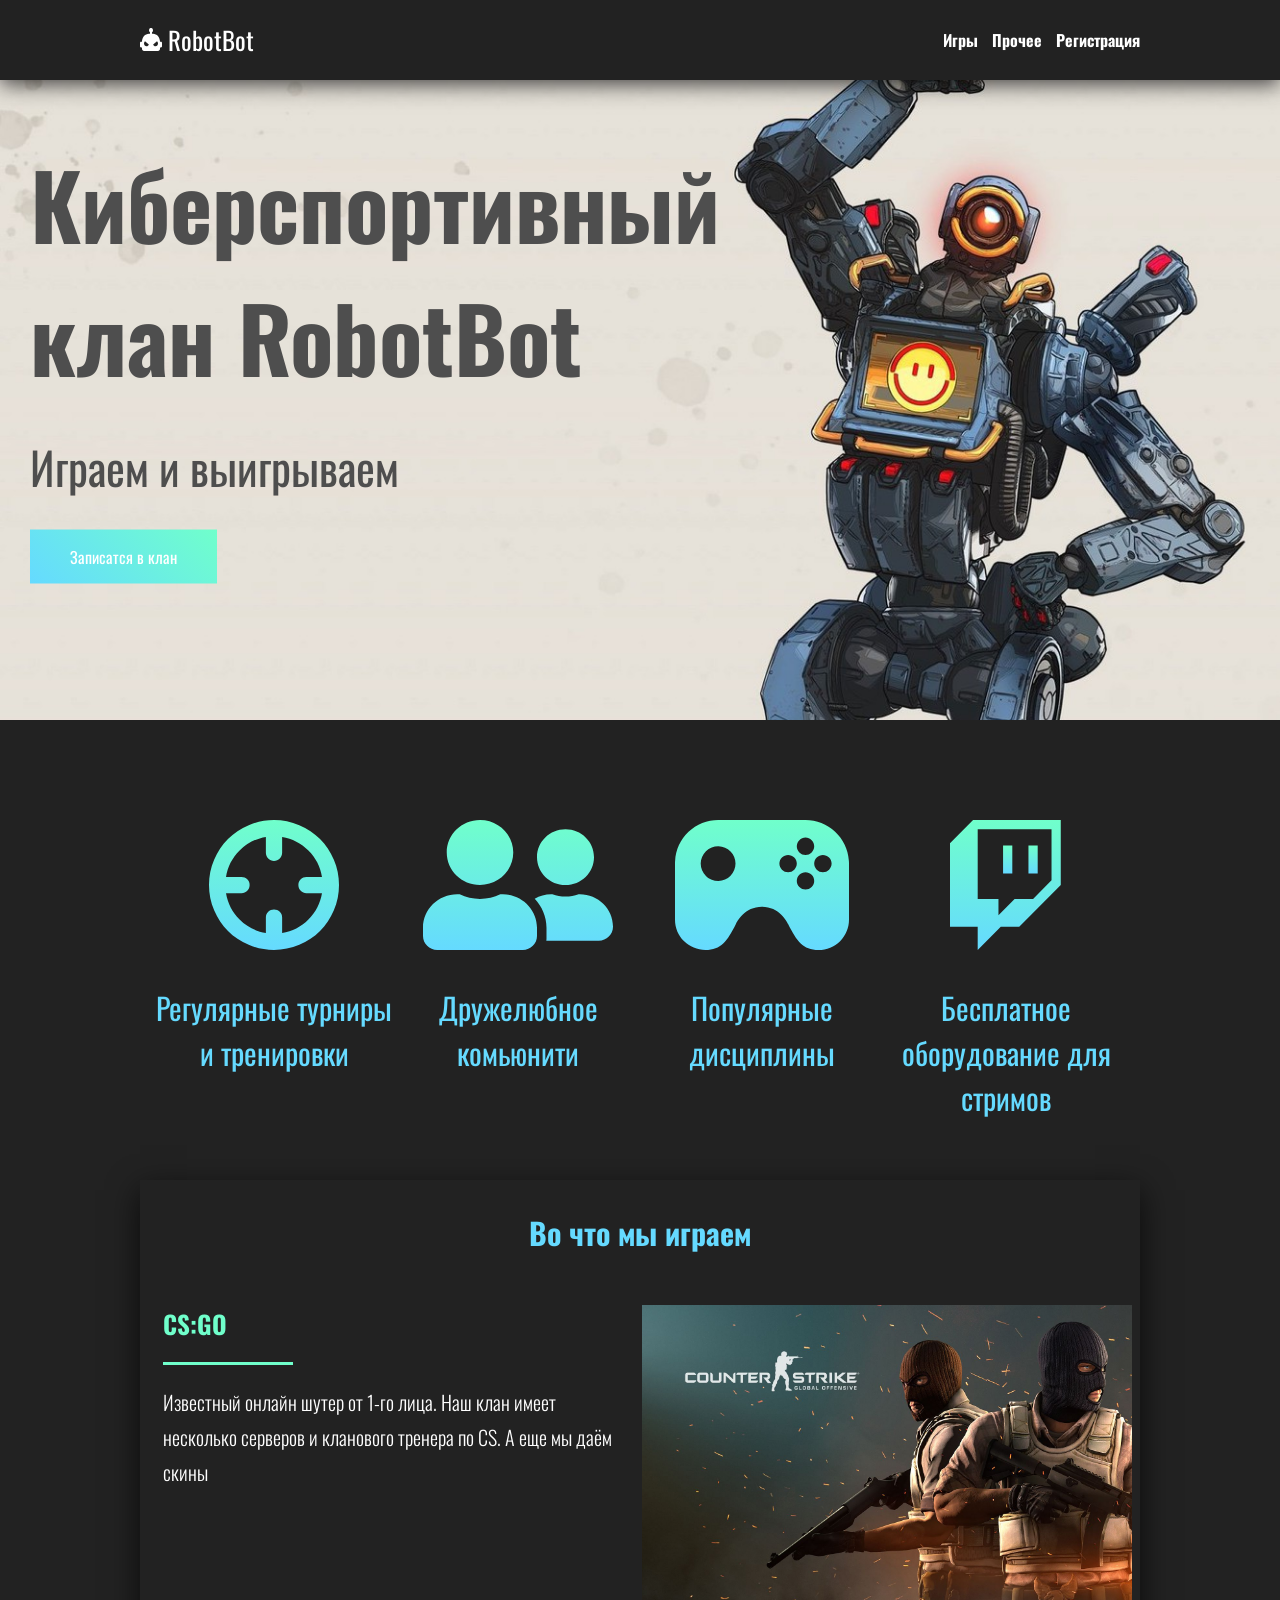
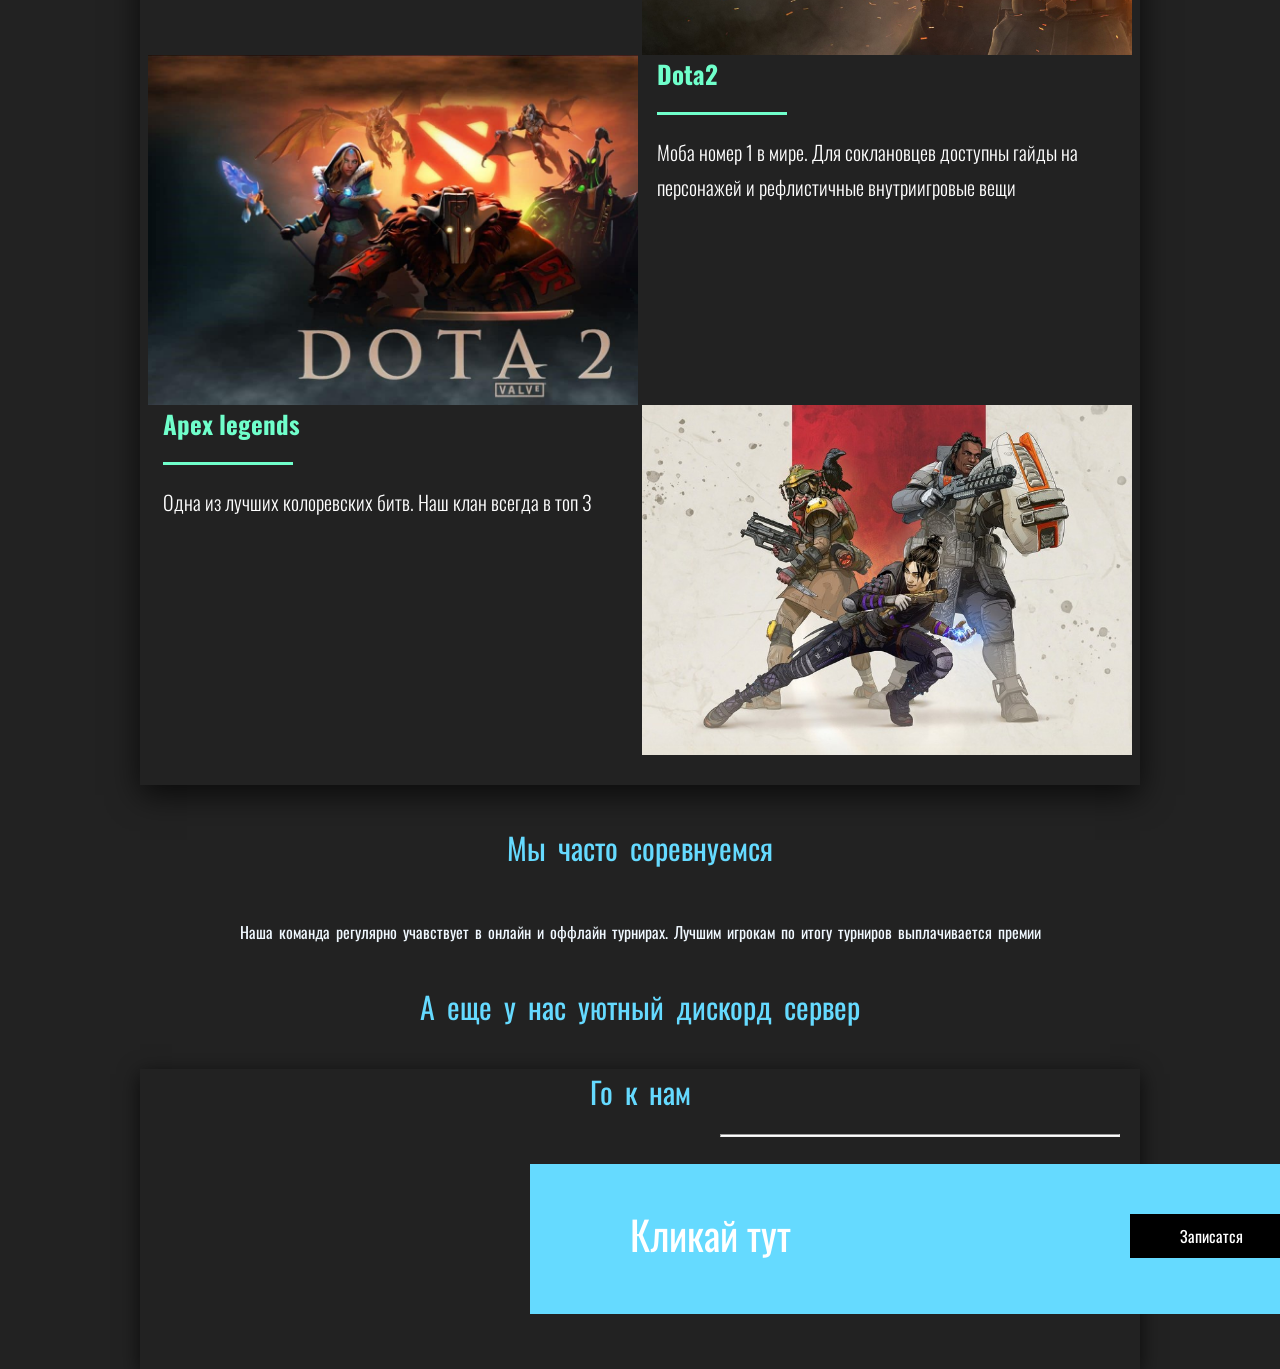
<file: index.html>
<!DOCTYPE html>
<html lang="en">

<head>
    <meta charset="UTF-8">
    <meta name="viewport" content="width=device-width, initial-scale=1.0">
    <link href="landing.css" rel="stylesheet">
    <title>Document</title>
</head>

<body>
    <header>
        <div class="container">
            <a class="logo" href="#">
                <img alt="RobotBot" src="img/icons/site_logo.svg">
                RobotBot
            </a>
            <nav>
                <a class="nav-item" href="#">Игры</a>
                <a class="nav-item" href="#">Прочее</a>
                <a class="nav-item" href="#">Регистрация</a>
            </nav>
        </div>
    </header>

    <main>
        <section class="site-header">
            <div class="header-content">
                <h1 class="header-title">Киберспортивный <br> клан RobotBot</h1>
                <p class="header-text">Играем и выигрываем</p>
                <a href="#" class="header-btn">Записатся в клан</a>
            </div>
        </section>
        <section class="about">
            <div class="container">
                <div class="about-card">
                    <img src="img/icons/scope.svg" alt="" class="about-card-img">
                    <p class="about-card-title">Регулярные турниры и тренировки</p>
                </div>
                <div class="about-card">
                    <img src="img/icons/friendly.svg" alt="" class="about-card-img">
                    <p class="about-card-title">Дружелюбное комьюнити</p>
                </div>
                <div class="about-card">
                    <img src="img/icons/joystic.svg" alt="" class="about-card-img">
                    <p class="about-card-title">Популярные дисциплины</p>
                </div>
                <div class="about-card">
                    <img src="img/icons/twitch.svg" alt="" class="about-card-img">
                    <p class="about-card-title">Бесплатное оборудование для стримов</p>
                </div>
            </div>
        </section>
        <section class="games">
            <div class="container games-container">
                <h2 class="section-title">Во что мы играем</h2>

                <div class="games-card">
                    <div class="games-card-content">
                        <h3 class="game-title">CS:GO</h3>
                        <hr class="game-divider">
                        <p class="section-text">Известный онлайн шутер от 1-го лица. Наш клан имеет несколько серверов и кланового тренера по CS. А еще мы даём скины</p>
                    </div>
                    <div class="games-card-img img1"></div>
                </div>

                <div class="games-card">
                     <div class="games-card-img img2"></div>
                    <div class="games-card-content">
                        <h3 class="game-title">Dota2</h3>
                        <hr class="game-divider">
                        <p class="section-text">Моба номер 1 в мире. Для соклановцев доступны гайды на персонажей и рефлистичные внутриигровые вещи</p>
                    </div>
                </div>

                <div class="games-card">
                    <div class="games-card-content">
                        <h3 class="game-title">Apex legends</h3>
                        <hr class="game-divider">
                        <p class="section-text">Одна из лучших колоревских битв. Наш клан всегда в топ 3</p>
                    </div>
                    <div class="games-card-img img3"></div>
                </div>

            </div>

            <h2 class="ggsel">Мы часто соревнуемся</h2>
            <p class="fanta">Наша команда регулярно учавствует в онлайн и оффлайн турнирах. Лучшим игрокам по итогу турниров выплачивается премии</p>
            <h2 class="ggsel">А еще у нас уютный дискорд сервер</h2>
        </section>
        <div class="container ggcraft">
            <h2 class="ggsel">Го к нам</h2>
            <hr class="hrg">
            <div class="vc">
                <h3 class="ggg">Кликай тут</h3>
                <a href="form.html" class="sss">Записатся</a>
            </div>
        </div>
            
        
    </main>
</body>
</html>
</file>
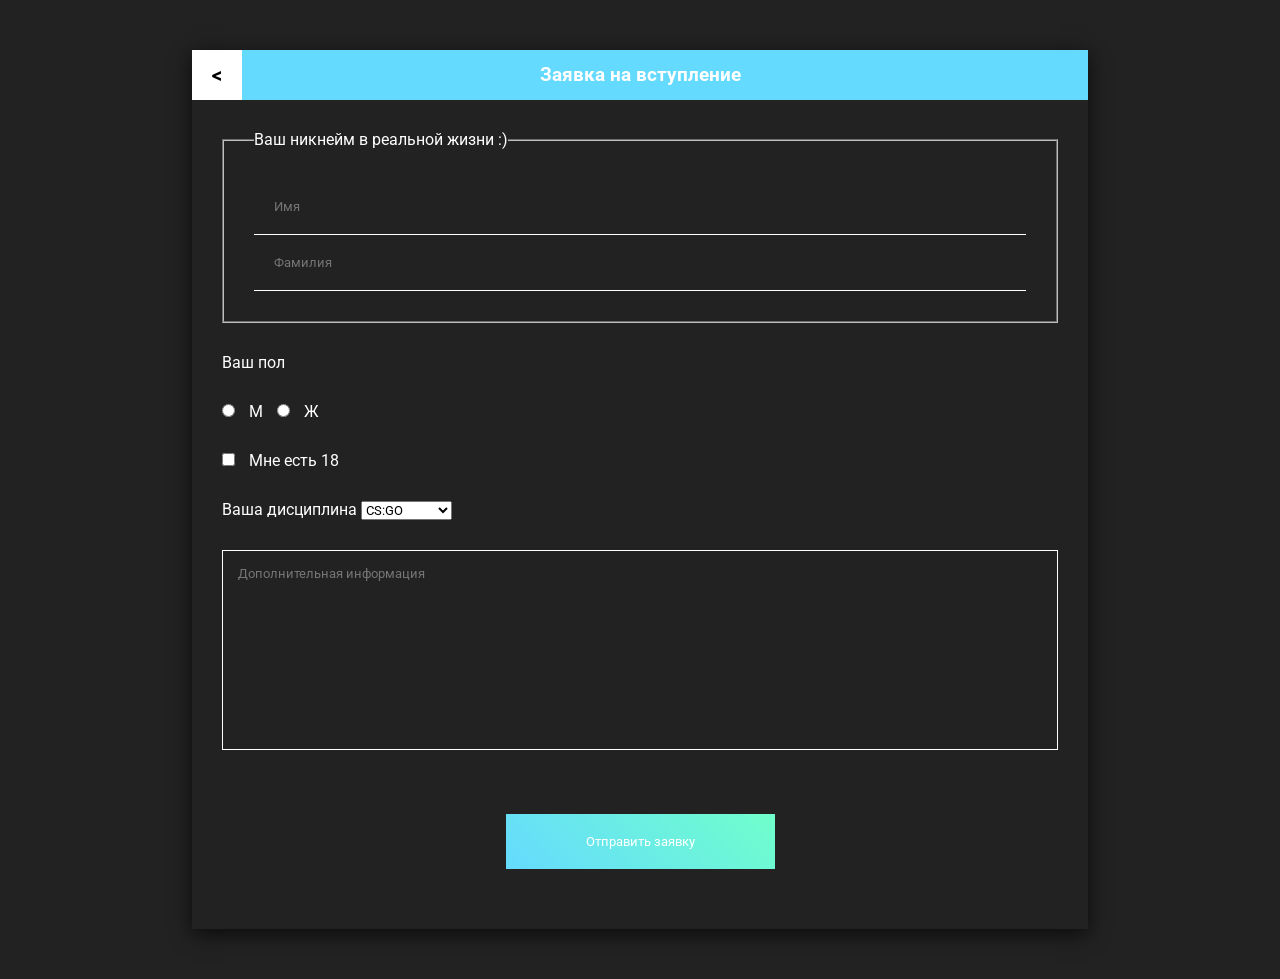
<file: form.html>
<!DOCTYPE html>
<html lang="en">

<head>
    <meta charset="UTF-8">
    <meta name="viewport" content="width=device-width, initial-scale=1.0">
    <link rel="stylesheet" href="form.css">
    <title>Заявка на вступление</title>
</head>

<body>
    <form>
        <div class="form-head">
            <a href="index.html" class="btn-back"><</a>
                    <h3 class="form-title">Заявка на вступление</h3>
        </div>
        <div class="form-body">
            <fieldset>
                <legend>Ваш никнейм в реальной жизни :)</legend>
                 <input type="text" class="name" placeholder="Имя">
                <input type="text" class="surname" placeholder="Фамилия">
            </fieldset>
           
            <div class="input-wrapper">
                <p class="gender">Ваш пол</p>
            </div>
            
            <div class="input-wrapper">
                <input type="radio" class="M" name="gender">
                <label class="M">M</label>
                <input type="radio" class="F" name="gender">
                <label class="F">Ж</label>
            </div>

            <div class="input-wrapper">
                <input type="checkbox" class="age">
                <label>Мне есть 18</label>
            </div>

            <div class="input-wrapper">
                <label>Ваша дисциплина</label>
                <select name="" id="" class="game">
                    <option value="CS:GO">CS:GO</option>
                    <option value="Dota 2">Dota 2</option>
                    <option value="Apex">Apex legend</option>
                </select>
            </div>

            <textarea name="" id="" class="coment" placeholder="Дополнительная информация"></textarea>
            <input type="submit" class="submit" value="Отправить заявку">
        </div>
    </form>
</body>

</html>
</file>
<file: landing.css>
@import url('https://fonts.googleapis.com/css2?family=Oswald:wght@200..700&family=Roboto:ital,wght@0,100..900;1,100..900&display=swap');

* {
    margin: 0;
    padding: 0;
    box-sizing: border-box;
    font-family: "Oswald", sans-serif;
}

.container {
    max-width: 1000px;
    margin: auto;
}

.section-title {
    font-size: 30px;
    font-weight: 700;
    color: #65daff;
    margin-bottom: 50px;
}

.section-text {
    font-size: 20px;
    font-weight: 300;
    color: white;
    line-height: 35px;
}

body {
    background-color: #222222;
}

.logo {
    color: white;
    text-decoration: none;
    font-size: 25px;
}

.nav-item {
    color: white;
    text-decoration: none;
    font-size: 16px;
    font-weight: 700;
    margin-left: 10px;
    transition: 0.5s;
}

nav {
    float: right;
}

.nav-item:hover {
    color: #65daff;
    text-shadow: 0 0 5px #65daff;
}

header {
    background-color: #222222;
    width: 100%;
    height: 80px;
    line-height: 80px;
    box-shadow: 0 5px 20px rgba(0, 0, 0, 0.7);
    z-index: 100;
    position: fixed;
}

.site-header {
    height: 80vh;
    background-repeat: no-repeat;
    background-position: center;
    position: relative;
    background-size: cover;
    background-image: url(img/apex-legends-pathfinder-robot-emoticons-saluting-futuristic.jpg);
}

.header-content {
    position: absolute;
    top: 50%;
    left: 0;
    transform: translateY(-50%);
    padding-left: 30px;
}

.header-title {
    font-size: 90px;
    margin-bottom: 30px;
    font-weight: 900;
    color: #4e4e4e;
}

.header-text {
    font-size: 45px;
    color: #4e4e4e;
    margin-bottom: 30px;
}

.header-btn {
    background: linear-gradient(45deg, #65daff, #70ffcb);
    text-decoration: none;
    color: white;
    padding: 15px 40px;
    display: block;
    width: fit-content;
    transition: 0.5s;
}

.header-btn:hover {
    transform: scale(1.1);
}

.header-btn:active {
    background: linear-gradient(45deg, #347083, #388065);
}

.about {
    height: 40vh;
    text-align: center;
}

.about-card {
    width: 24%;
    display: inline-block;
    height: 200px;
    text-align: center;
    margin-top: 100px;
    vertical-align: top;
}

.about-card-img {
    height: 130px;
    margin-bottom: 30px;
}

.about-card-title {
    font-size: 30px;
    color: #65daff;
}

.games-container {
    margin-top: 100px;
    box-shadow: 0 10px 30px rgba(0, 0, 0, 0.7);
    padding: 30px 0;
    text-align: center;
}

.games-card-img {
    background-image: url(img/csgo.jpg);
    width: 49%;
    height: 350px;
    background-position: left;
    background-repeat: no-repeat;
    background-size: cover;
    display: inline-block;
    vertical-align: top;
}

.games-card-content {
    width: 49%;
    min-height: 350px;
    display: inline-block;
    vertical-align: top;
    text-align: left;
    padding: 0 15px;
}

.game-title {
    color: #70ffcb;
    font-size: 25px;
}

.game-divider {
    width: 130px;
    background-color: #70ffcb;
    border: none;
    height: 3px;
    margin: 20px 0;
}

.img1 {
    background-image: url(img/csgo.jpg);
}

.img2 {
    background-image: url(img/dota2.jpg);
}

.img3 {
    background-image: url(img/apex.jpg);
}

.ggsel {
    color: #65daff;
    text-align: center;
    font-size: 30px;
    font-weight: 400;
    margin-top: 40px;
    word-spacing: 5px;
}

.fanta {
    color: aliceblue;
    text-align: center;
    word-spacing: 2px;
    margin-top: 50px;
}

.ggcraft {
    width: 1000px;
    height: 300px;
    box-shadow: 0 5px 20px rgba(0, 0, 0, 0.7);

}

.vc {
    width: 800px;
    height: 150px;
    background-color: #65daff;
    margin-top: 50px;
    position: absolute;
    left: 530px;

}

.hrg {
    width: 400px;
    margin-top: 20px;
    background-color: white;
    height: 3px;
    position: absolute;
    left: 720px;
}

.ggg {
    color: white;
    text-align: left;
    position: relative;
    top: 40px;
    left: 100px;
    font-weight: 400;
    height: 60px;
    width: 200px;
    font-size: 40px;
}

.sss {
    text-decoration: none;
    position: relative;
    left: 600px;
    background-color: black;
    color: white;
    padding: 10px 50px;
}
</file>
<file: form.css>
@import url('https://fonts.googleapis.com/css2?family=Roboto:ital,wght@0,100..900;1,100..900&display=swap');

* {
    margin: 0;
    padding: 0;
    box-sizing: border-box;
    font-family: 'Roboto', sans-serif;
}

body {
    background-color: #222222;
}

form {
    width: 70%;
    box-shadow: 0 5px 20px rgba(0,0,0,0.7);
    margin:50px auto;
}

.form-head {
    width: 100%;
    background-color: #65daff;
    text-align: center;
    color: white;
    height: 50px;
    position: relative;
}

.btn-back {
    text-decoration: none;
    width: 50px;
    height: 50px;
    background-color:white;
    position:absolute;
    left:0;
    top:0;
    line-height: 50px;
    color:black;
    font-size: 20px;
    font-weight: 700;
    
}   

.btn-back:hover {
    background-color: gray;
}

.btn-back:active {
    background-color: black;
    color:white
}

.form-title {
    line-height: 50px;
}

.form-body {
    padding: 30px;
    color:white;
}

.name, .surname {
    background: none;
    border: none;
    border-bottom: 1px solid white;
    padding: 20px;
    width: 100%;
    color:white;
    outline: none;
}

.input-wrapper {
    margin: 30px 0;
}

.M, .F {
    margin-right: 10px;
}


.age {
    margin-right: 10px;
}

.coment {
    border:1px solid white;
    background: none;
    width: 100%;
    height: 200px;
    color:white;
    padding:15px;
    margin-bottom: 30px;
    outline: none;
    resize: none;
}

.submit {
    border:none;
    margin: 30px auto;
    display: block;
    background:linear-gradient(45deg,#65daff,#70ffcb);
    padding: 20px 80px;
    color:white;
    outline: none;
}

.submit:hover {
    background: linear-gradient(45deg,#347083,#388065);
}

.submit:active {
    background: white;
    color:black;
}

fieldset {
    padding: 30px;
}
</file>
